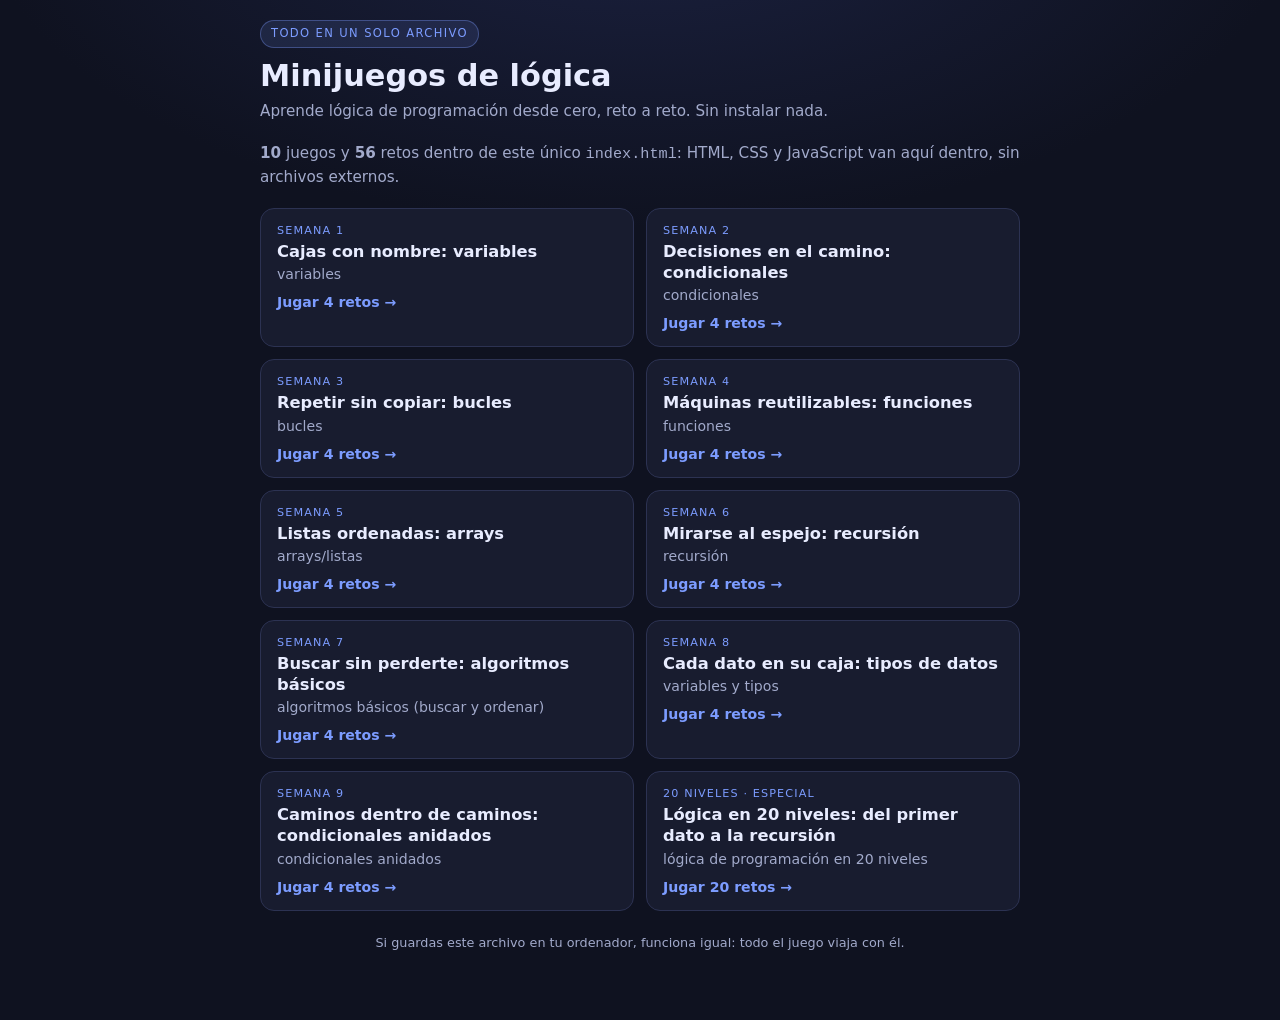
<file: index.html>
<!DOCTYPE html>
<html lang="es">
<head>
<meta charset="utf-8">
<meta name="viewport" content="width=device-width, initial-scale=1">
<title>Minijuegos de lógica — HTML, CSS y JS separados</title>
<link rel="stylesheet" href="style.css">
</head>
<body>
<div class="envoltura">

  <!-- ============ PORTAL: todos los juegos ============ -->
  <div id="portal">
    <header class="encabezado">
      <span class="etiqueta">Todo en un solo archivo</span>
      <h1>Minijuegos de lógica</h1>
      <p class="subtitulo">Aprende lógica de programación desde cero, reto a reto. Sin instalar nada.</p>
    </header>
    <p class="portal-intro">
      <strong id="total-juegos">0</strong> juegos y <strong id="total-retos-todos">0</strong> retos dentro de este único
      <code>index.html</code>: HTML, CSS y JavaScript van aquí dentro, sin archivos externos.
    </p>
    <div class="lista-juegos" id="lista-juegos"></div>
    <p class="pie">Si guardas este archivo en tu ordenador, funciona igual: todo el juego viaja con él.</p>
  </div>

  <!-- ============ VISTA DE JUEGO ============ -->
  <div id="vista-juego" hidden>
    <button class="volver" id="volver-portal" type="button">← Ver todos los juegos</button>

    <header class="encabezado">
      <span class="etiqueta" id="etiqueta">Juego · <span id="concepto">concepto</span></span>
      <h1 id="titulo">Minijuego de lógica</h1>
      <p class="subtitulo" id="subtitulo">Practica lógica de programación desde cero.</p>
    </header>

    <section class="tarjeta explicacion" id="explicacion">
      <h2>El concepto</h2>
      <p id="texto-explicacion"></p>
    </section>

    <section class="tarjeta">
      <div class="barra">
        <span>Reto <strong id="num-reto">1</strong> de <strong id="total-retos">0</strong></span>
        <span>Puntos: <strong id="puntos">0</strong></span>
      </div>
      <div class="pista-progreso"><i id="barra-progreso"></i></div>

      <div id="reto"></div>
      <div class="feedback" id="feedback" role="status" aria-live="polite"></div>
    </section>

    <p class="pie">Un minijuego nuevo cada semana · <span id="pie-semana">Semana 1</span></p>
  </div>
</div>

<!-- datos y motor, cada uno en su archivo -->
<script src="datos.js"></script>
<script src="juego.js"></script>
</body>
</html>
</file>
<file: style.css>
/* style.css — todo el aspecto visual de los minijuegos */
:root {
    --fondo: #0f1220;
    --panel: #181c2f;
    --panel2: #212640;
    --texto: #e8ecff;
    --suave: #a2aacb;
    --acento: #7c9cff;
    --ok: #38d39f;
    --mal: #ff7a7a;
    --borde: #2c3252;
    --radio: 14px;
  }
  * { box-sizing: border-box; }
  html, body { margin: 0; padding: 0; }
  body {
    background: radial-gradient(1200px 600px at 50% -10%, #1b2140 0%, var(--fondo) 55%);
    color: var(--texto);
    font-family: system-ui, -apple-system, "Segoe UI", Roboto, Helvetica, Arial, sans-serif;
    line-height: 1.55;
    min-height: 100vh;
    padding: 20px 14px 56px;
  }
  .envoltura { max-width: 760px; margin: 0 auto; }
  header.encabezado { margin-bottom: 18px; }
  .etiqueta {
    display: inline-block; font-size: .72rem; letter-spacing: .12em;
    text-transform: uppercase; color: var(--acento);
    background: rgba(124,156,255,.12); border: 1px solid rgba(124,156,255,.35);
    padding: 4px 10px; border-radius: 999px; margin-bottom: 10px;
  }
  h1 { font-size: clamp(1.35rem, 4.2vw, 1.9rem); margin: 0 0 6px; line-height: 1.2; }
  .subtitulo { color: var(--suave); font-size: .95rem; margin: 0; }
  .tarjeta {
    background: var(--panel); border: 1px solid var(--borde);
    border-radius: var(--radio); padding: 16px 16px;
  }
  .explicacion { margin-bottom: 16px; }
  .explicacion h2 { font-size: .8rem; text-transform: uppercase; letter-spacing: .1em; color: var(--suave); margin: 0 0 8px; }
  .explicacion p { margin: 0; font-size: 1rem; }
  .barra {
    display: flex; justify-content: space-between; align-items: center; gap: 10px;
    margin-bottom: 10px; font-size: .88rem; color: var(--suave); flex-wrap: wrap;
  }
  .barra strong { color: var(--texto); font-variant-numeric: tabular-nums; }
  .pista-progreso { height: 8px; background: var(--panel2); border-radius: 999px; overflow: hidden; margin-bottom: 18px; }
  .pista-progreso > i { display: block; height: 100%; width: 0; background: linear-gradient(90deg, var(--acento), var(--ok)); transition: width .35s ease; }
  .enunciado { font-size: 1.02rem; margin: 0 0 14px; }
  .enunciado code, pre code { font-family: ui-monospace, SFMono-Regular, Menlo, Consolas, monospace; }
  pre {
    background: #0b0e1a; border: 1px solid var(--borde); border-radius: 10px;
    padding: 12px 14px; overflow-x: auto; margin: 0 0 14px;
    font-family: ui-monospace, SFMono-Regular, Menlo, Consolas, monospace;
    font-size: .92rem; line-height: 1.7; white-space: pre-wrap; word-break: break-word;
  }
  .pool { display: flex; flex-wrap: wrap; gap: 8px; margin-bottom: 14px; }
  .bloque, .ficha, .hueco {
    font-family: inherit; font-size: .92rem; cursor: pointer;
    border-radius: 10px; transition: transform .12s ease, background .15s ease, border-color .15s ease;
  }
  .bloque {
    background: var(--panel2); color: var(--texto); border: 1px solid var(--borde);
    padding: 9px 12px; text-align: left;
  }
  .bloque:hover { border-color: var(--acento); transform: translateY(-1px); }
  .ficha {
    background: var(--panel2); color: var(--texto); border: 1px solid var(--borde);
    padding: 6px 11px; font-family: ui-monospace, SFMono-Regular, Menlo, Consolas, monospace;
  }
  .ficha:hover { border-color: var(--acento); }
  .hueco {
    background: #0b0e1a; color: var(--suave); border: 1px dashed var(--acento);
    padding: 2px 9px; margin: 0 2px; min-width: 46px;
    font-family: ui-monospace, SFMono-Regular, Menlo, Consolas, monospace; font-size: .88rem;
  }
  .hueco.activo { border-style: solid; background: rgba(124,156,255,.16); color: var(--texto); }
  .hueco.lleno { border-style: solid; color: var(--texto); }
  .respuesta {
    min-height: 62px; border: 1px dashed var(--borde); border-radius: 10px;
    padding: 10px; display: flex; flex-direction: column; gap: 8px; margin-bottom: 14px;
  }
  .respuesta:empty::after { content: "Toca los bloques en el orden correcto"; color: var(--suave); font-size: .85rem; }
  .respuesta .bloque { width: 100%; }
  .respuesta .bloque .num { color: var(--acento); margin-right: 8px; font-variant-numeric: tabular-nums; }
  input[type="text"] {
    width: 100%; padding: 11px 13px; border-radius: 10px; border: 1px solid var(--borde);
    background: #0b0e1a; color: var(--texto); font-size: 1rem; margin-bottom: 12px;
    font-family: ui-monospace, SFMono-Regular, Menlo, Consolas, monospace;
  }
  input[type="text"]:focus, button:focus-visible { outline: 2px solid var(--acento); outline-offset: 2px; }
  .acciones { display: flex; flex-wrap: wrap; gap: 10px; margin-top: 4px; }
  button.principal {
    background: var(--acento); color: #0b0e1a; border: 0; padding: 11px 20px;
    border-radius: 10px; font-size: .97rem; font-weight: 700; cursor: pointer;
  }
  button.principal:hover { filter: brightness(1.08); }
  button.secundario {
    background: transparent; color: var(--suave); border: 1px solid var(--borde);
    padding: 11px 16px; border-radius: 10px; font-size: .93rem; cursor: pointer;
  }
  button.secundario:hover { color: var(--texto); border-color: var(--acento); }
  .feedback { margin-top: 16px; border-radius: 10px; padding: 12px 14px; font-size: .95rem; display: none; }
  .feedback.visible { display: block; }
  .feedback.exito { background: rgba(56,211,159,.12); border: 1px solid rgba(56,211,159,.45); }
  .feedback.error { background: rgba(255,122,122,.1); border: 1px solid rgba(255,122,122,.4); }
  .feedback .titulo { font-weight: 700; display: block; margin-bottom: 3px; }
  .feedback.exito .titulo { color: var(--ok); }
  .feedback.error .titulo { color: var(--mal); }
  .final { text-align: center; }
  .final .marcador { font-size: 2.6rem; font-weight: 800; margin: 4px 0 2px; }
  .pie { color: var(--suave); font-size: .8rem; text-align: center; margin-top: 22px; }
  .pie a { color: var(--acento); }
  @media (max-width: 480px) {
    body { padding: 14px 10px 40px; }
    .tarjeta { padding: 14px 12px; }
    pre { font-size: .84rem; }
  }

  /* ---------- portal ---------- */
  .portal-intro { color: var(--suave); margin: 0 0 18px; font-size: .95rem; }
  .lista-juegos { display: grid; gap: 12px; grid-template-columns: 1fr; }
  @media (min-width: 620px) { .lista-juegos { grid-template-columns: 1fr 1fr; } }
  .tarjeta-juego {
    display: flex; flex-direction: column; gap: 4px; text-align: left; cursor: pointer;
    background: var(--panel); color: var(--texto); border: 1px solid var(--borde);
    border-radius: var(--radio); padding: 15px 16px; font-family: inherit;
    transition: transform .12s ease, border-color .12s ease;
  }
  .tarjeta-juego:hover { border-color: var(--acento); transform: translateY(-2px); }
  .tarjeta-juego .semana { font-size: .7rem; letter-spacing: .1em; text-transform: uppercase; color: var(--acento); }
  .tarjeta-juego .nombre { font-size: 1.02rem; font-weight: 700; line-height: 1.3; }
  .tarjeta-juego .concepto-mini { font-size: .88rem; color: var(--suave); }
  .tarjeta-juego .jugar { margin-top: 8px; font-size: .88rem; font-weight: 700; color: var(--acento); }
  .volver {
    background: transparent; color: var(--suave); border: 1px solid var(--borde);
    border-radius: 999px; padding: 7px 14px; font-size: .85rem; cursor: pointer;
    font-family: inherit; margin-bottom: 14px;
  }
  .volver:hover { color: var(--texto); border-color: var(--acento); }
  .cuenta { color: var(--suave); font-size: .82rem; margin: 0 0 14px; }
</file>
